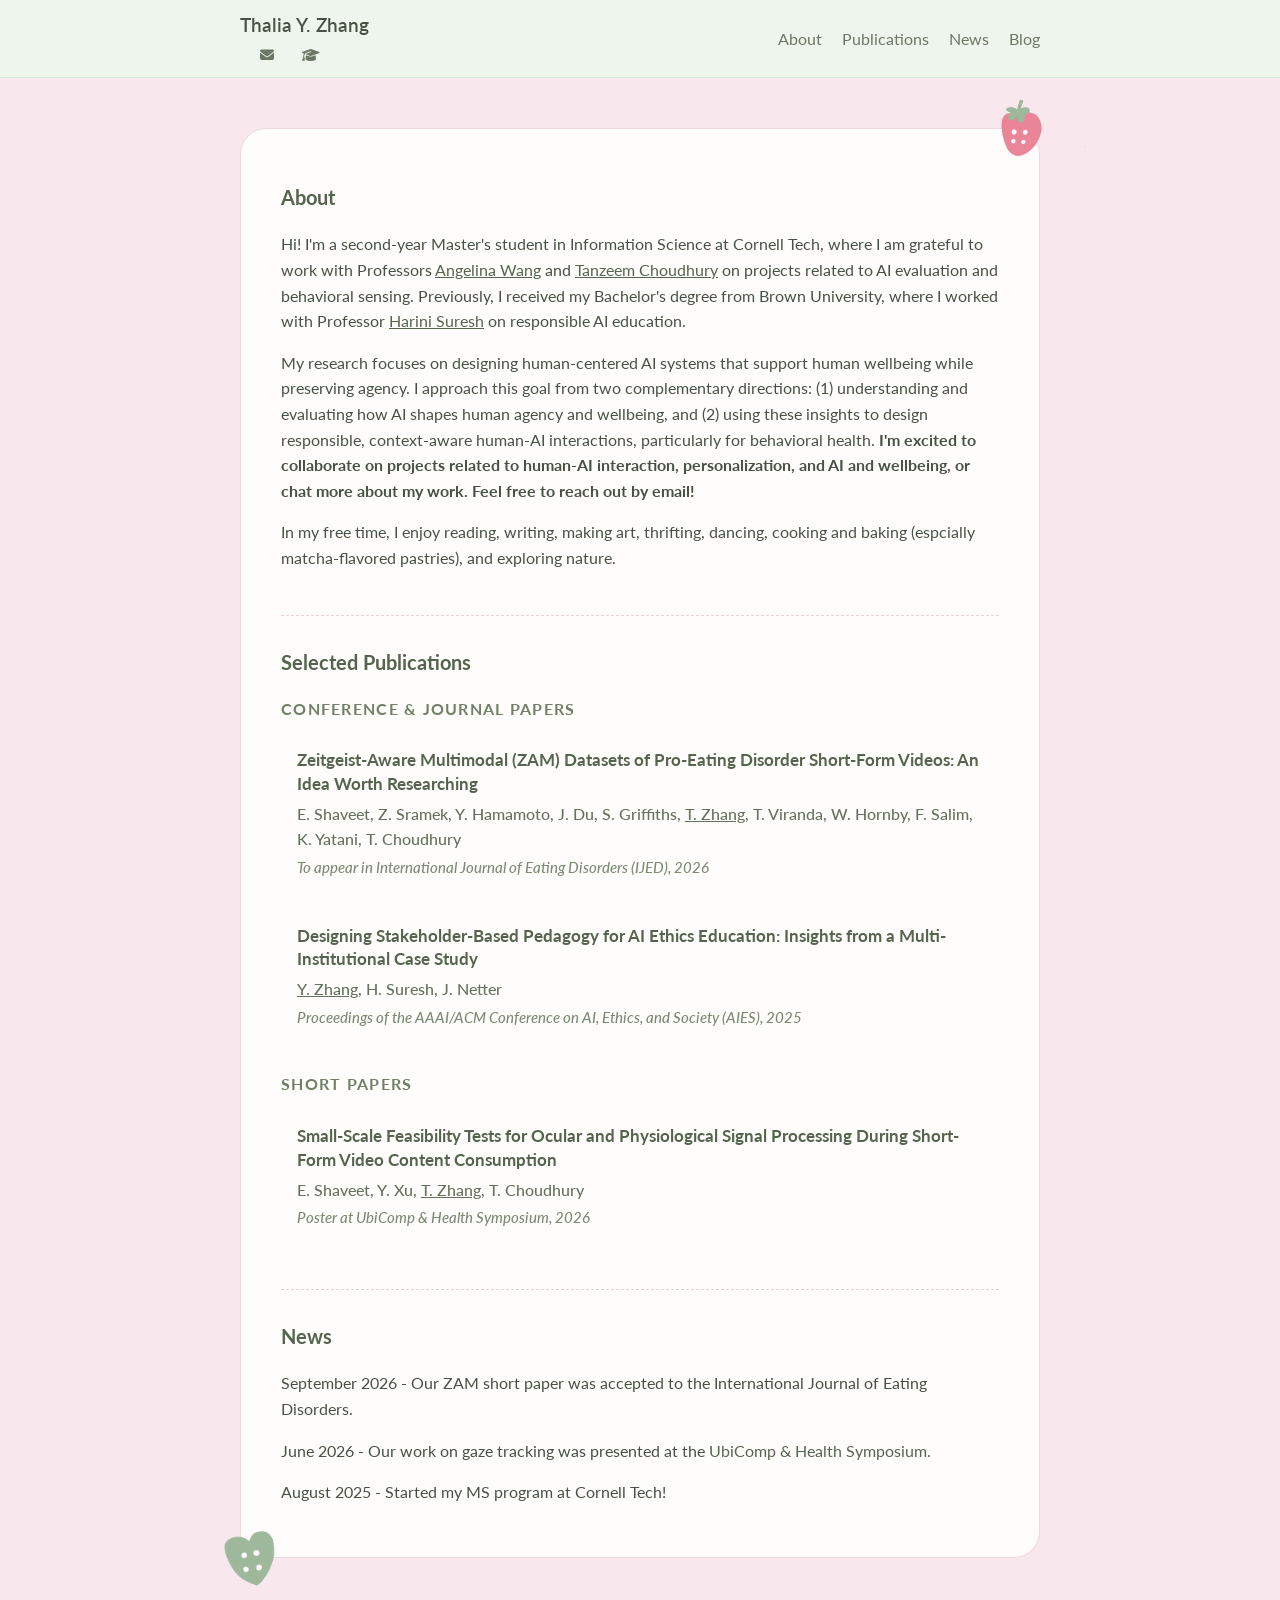
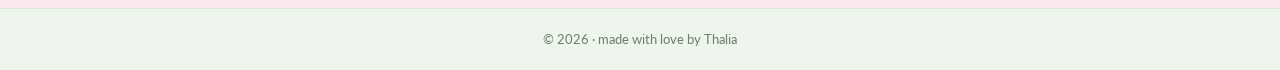
<file: index.html>
<!DOCTYPE html>
<html lang="en">
<head>
  <meta charset="UTF-8">
  <title>Thalia Z.'s personal website</title>
  <meta name="robots" content="noindex, nofollow">
  <link rel="stylesheet" href="styles.css">
  <link rel="stylesheet" href="https://cdnjs.cloudflare.com/ajax/libs/font-awesome/6.5.0/css/all.min.css">
  <link rel="preconnect" href="https://fonts.googleapis.com">
  <link rel="preconnect" href="https://fonts.gstatic.com" crossorigin>
  <link href="https://fonts.googleapis.com/css2?family=Lato:wght@300;400;500;700&display=swap" rel="stylesheet">
</head>

<body>
  <header class="site-header">
  <div class="container">
    <nav>
      <div class="nav-left">
        <span class="name">Thalia Y. Zhang</span>
        <div class="icon-links">
          <a href="mailto:yz3474@cornell.edu" title="email">
            <i class="fa-solid fa-envelope"></i>
          </a>
          <a href="https://scholar.google.com/citations?hl=en&user=1CIn4s4AAAAJ" title="google scholar">
            <i class="fa-solid fa-graduation-cap"></i>
          </a>
        </div>
      </div>

      <div class="nav-right">
        <a href="#about">About</a>
        <a href="#publications">Publications</a>
        <a href="#news">News</a>
        <a href="blog.html">Blog</a>
      </div>
    </nav>
  </div>
  </header>
    
  <main class="page-content">
  <div class="container">
    <div class="main-card">
      <img src="assets/strawberry.png" class="strawberry">
      <img src="assets/button.png" class="button-deco">
      <section id="about">
        <h2 class="section-title">
          <span class="title-bg">About</span>
        </h2>
        <p>
        Hi! I'm a second-year Master's student in Information Science at Cornell Tech, where I am grateful to work with 
        Professors<a href="https://angelina-wang.github.io/"> <u>Angelina Wang</u></a> 
        and 
        <a href="https://tech.cornell.edu/people/tanzeem-choudhury/"><u>Tanzeem Choudhury</u></a> 
        on projects related to AI evaluation and behavioral sensing. Previously, I received my Bachelor's degree from Brown University, where I worked with Professor<a href="https://harinisuresh.com/"> <u>Harini Suresh</u></a>
        on responsible AI education.
        </p>
        <p>
        My research focuses on designing human-centered AI systems that support human wellbeing while preserving agency. I approach this goal from two complementary directions: (1) understanding and evaluating how AI shapes human agency and wellbeing, and (2) using these insights to design responsible, context-aware human-AI interactions, particularly for behavioral health. <b>I'm excited to collaborate on projects related to human-AI interaction, personalization, and AI and wellbeing, or chat more about my work. Feel free to reach out by email!</b>
        </p>
        <p>
        
        </p>
        <p>
          In my free time, I enjoy reading, writing, making art, thrifting, 
          dancing, cooking and baking (espcially matcha-flavored pastries), and exploring nature. 
        </p>
      </section>

      <section id="publications">
        <h2 class="section-title">
          <span class="title-bg">Selected Publications</span>
        </h2>
        <div class="pub-category">
          <h3 class="pub-subtitle">Conference & Journal Papers</h3>
          <div class="paper">
            <p class="title"><a href="https://arxiv.org/pdf/2604.20119" class="prof-link">Zeitgeist-Aware Multimodal (ZAM) Datasets of Pro-Eating
              Disorder Short-Form Videos: An Idea Worth Researching</a></p>
            <p class="authors">E. Shaveet, Z. Sramek, Y. Hamamoto, J. Du, S. Griffiths, <u>T. Zhang</u>, T. Viranda, W. Hornby, F. Salim, K. Yatani, T. Choudhury</p>
            <p class="venue">To appear in International Journal of Eating Disorders (IJED), 2026</p>
          </div>
          <div class="paper">
            <p class="title"><a href="https://ojs.aaai.org/index.php/AIES/article/view/36759/38897" class="prof-link">Designing Stakeholder-Based Pedagogy for AI Ethics Education: Insights from a Multi-Institutional Case Study</a></p>
            <p class="authors"><u>Y. Zhang</u>, H. Suresh, J. Netter</p>
            <p class="venue">Proceedings of the AAAI/ACM Conference on AI, Ethics, and Society (AIES), 2025</p>
          </div>
        </div>
        <div class="pub-category">
          <h3 class="pub-subtitle">Short Papers</h3>
          <div class="paper">
            <p class="title"><a href="" class="prof-link">Small-Scale Feasibility Tests for Ocular and Physiological Signal Processing During Short-Form Video Content Consumption</a></p>
            <p class="authors">E. Shaveet, Y. Xu, <u>T. Zhang</u>, T. Choudhury</p>
            <p class="venue">Poster at UbiComp & Health Symposium, 2026</p>
          </div>
        </div>
      </section>

      <section id="news">
        <h2 class="section-title">
          <span class="title-bg">News</span>
        </h2>
         <p class="placeholder">September 2026 - Our ZAM short paper was accepted to the International Journal of Eating Disorders.</a></p>
        <p class="placeholder">June 2026 - Our work on gaze tracking was presented at the <a href=https://ubicomp.health/ class="prof-link">UbiComp & Health Symposium.</a></p>
        <p class="placeholder">August 2025 - Started my MS program at Cornell Tech!</p>
      </section>
    </div>
  </div>
   </div>
  </main>

  <footer class="site-footer">
    <div class="container">
      <p>© 2026 · made with love by Thalia</p>
    </div>
  </footer>
</body>
</html>
</file>
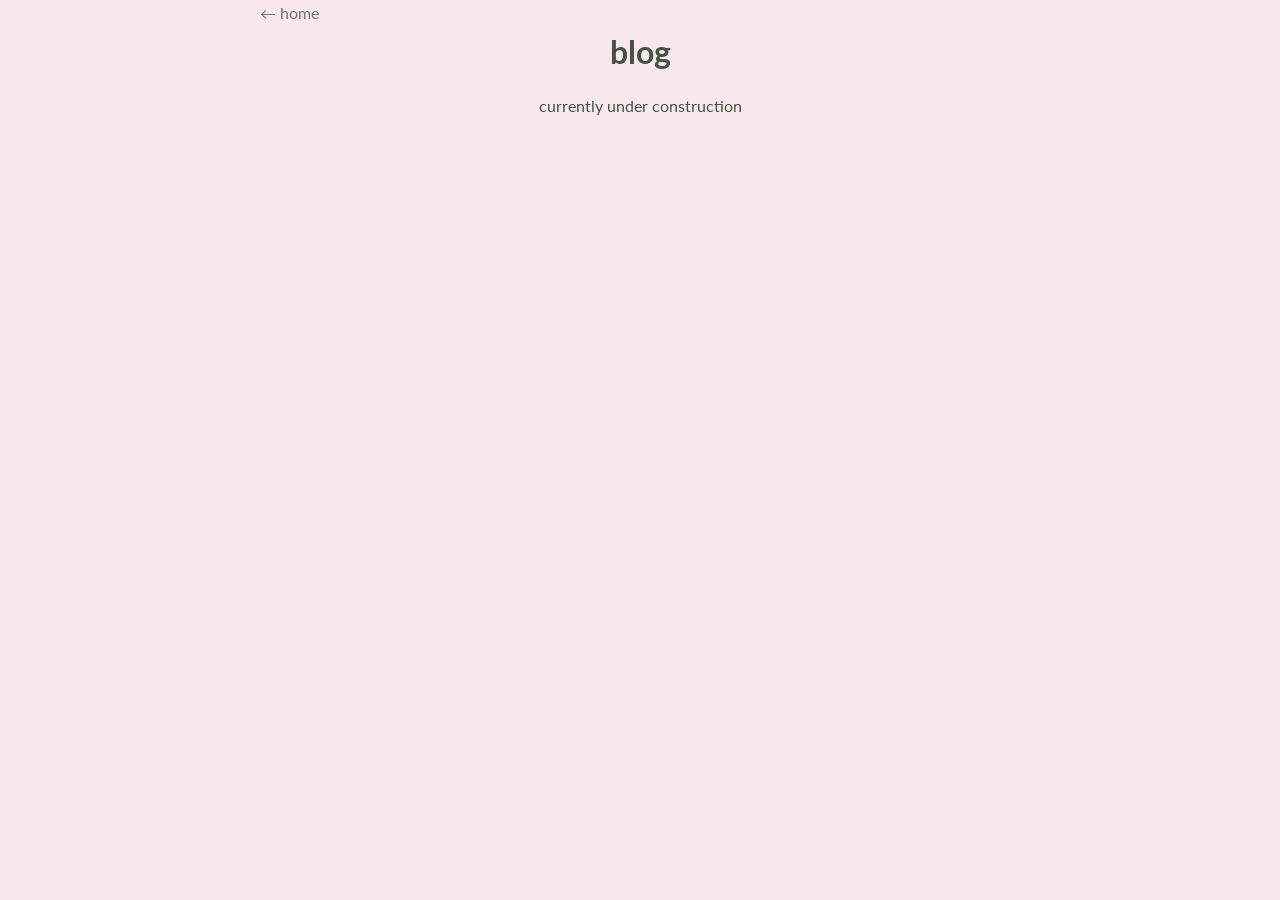
<file: blog.html>
<!DOCTYPE html>
<html lang="en">
<head>
  <meta charset="UTF-8">
  <title>Blog</title>
  <meta name="robots" content="noindex, nofollow">
  <link rel="stylesheet" href="styles.css">
  <link rel="preconnect" href="https://fonts.googleapis.com">
  <link rel="preconnect" href="https://fonts.gstatic.com" crossorigin>
  <link href="https://fonts.googleapis.com/css2?family=Lato:wght@300;400;500;700&display=swap" rel="stylesheet">
</head>
<body>
  <div class="container">
    <nav>
      <a href="index.html">← home</a>
    </nav>
    <section class="hero">
      <h1>blog</h1>
      <p>
        currently under construction
      </p>
    </section>
  </div>
</body>
</html>
</file>
<file: styles.css>
body,
h1 {
  margin: 0;
  font-family: "Lato", sans-serif;
  line-height: 1.6;
  background-color: #f8e7ed;
  color: #465243;
}

.container {
  max-width: 800px;
  margin: auto;
  padding-left: 20px;
  padding-right: 20px;
}

.site-header {
  background: #eef5ec;
  border-bottom: 1px solid #dbe8d6;
  padding: 10px 0;
}

.site-header nav {
  display: flex;
  justify-content: space-between;
  align-items: center;
  font-size: 16px;
}

.nav-left {
  display: flex;
  flex-direction: column;
  align-items: flex-start;
  gap: 4px;
}

.name {
  font-size: 19px;
  font-weight: 600;
  color: #465243;
}

.header-icons {
  display: flex;
  align-items: center;
  gap: 10px;
}

.header-icons a {
  color: #6b7b65;
  font-size: 17px;
  line-height: 1;
  text-decoration: none;
  transition: 0.2s ease;
}

.header-icons a:hover {
  color: #c67a8b;
  transform: translateY(-1px);
}

.nav-right {
  display: flex;
  align-items: center;
}

.nav-right a {
  color: #6c7866;
  margin-left: 20px;
  text-decoration: none;
  transition: 0.2s ease;
}

.nav-right a:hover {
  color: #c67a8b;
}

.site-footer {
  background: #eef5ec;
  border-top: 1px solid #dbe8d6;
  padding: 20px 0;
  margin-top: 30px;
}

.site-footer .container {
  padding: 0 20px;
}

.site-footer p {
  margin: 0;
  text-align: center;
  font-size: 13px;
  color: #6f7d69;
}

a {
  color: #55644f;
  text-decoration: none;
  transition: 0.2s ease;
}

a:hover {
  color: #c67a8b;
}

nav {
  display: flex;
  justify-content: space-between;
  align-items: center;
  font-size: 16px;
}

nav a {
  color: #6c7866;
  margin-left: 20px;
}

nav a:hover {
  color: #c67a8b;
}

.icon-links {
  display: flex;
  gap: 8px;
  margin: 0;
}

.icon-links a {
  font-size: 14px;
  color: #6c7866;
  transition: 0.2s ease;
}

.icon-links a:hover {
  color: #c67a8b;
}

.hero {
  text-align: center;
  margin-bottom: 80px;
}

.hero h1 {
  font-size: 32px;
  color: #465243;
}

.subtitle {
  color: #80907b;
  margin-top: 10px;
}

.buttons {
  margin-top: 20px;
}

.btn {
  display: inline-block;
  background-color: #dce6d5;
  padding: 10px 16px;
  border-radius: 20px;
  margin: 8px;
  color: #465243;
  font-size: 14px;
  transition: 0.2s ease;
}

.btn:hover {
  background-color: #ebcdd5;
}

section {
  margin-bottom: 60px;
}

h2 {
  font-size: 20px;
  margin-bottom: 10px;
  color: #55644f;
}

.main-card {
  background: #fffdfc;
  border: 1.5px solid #f1d7df;
  border-radius: 26px;
  padding: 36px 40px;
  margin-top: 50px;
  margin-bottom: 50px;
  position: relative;
}

.strawberry {
  position: absolute;
  top: -60px;
  right: -70px;
  width: 150px;
  opacity: 0.95;
}

.button-deco {
  position: absolute;
  bottom: -60px;
  left: -40px;
  width: 100px;
  opacity: 0.95;
}

.main-card section {
  margin-bottom: 30px;
}

.main-card section:last-child {
  margin-bottom: 0;
}

.main-card section:not(:last-child) {
  border-bottom: 1px dashed #efcfd8;
  padding-bottom: 28px;
}

.section-title {
  margin-bottom: 18px;
}

.pub-category {
  margin-top: 28px;
}

.pub-category:first-of-type {
  margin-top: 10px;
}

.pub-subtitle {
  margin: 0 0 14px;
  font-size: 16px;
  font-weight: 700;
  letter-spacing: 0.08em;
  text-transform: uppercase;
  color: #6f8268;
}

.paper {
  margin-bottom: 18px;
  padding: 14px 16px;
  border-radius: 14px;
}

.paper .title {
  margin: 0 0 5px;
  font-size: 16.5px;
  font-weight: 700;
  line-height: 1.45;
  color: #3f4b3c;
}

.paper .authors {
  margin: 0 0 3px;
  color: #64725f;
  font-size: 15.5px;
  font-weight: 500;
}

.paper .venue {
  margin: 0;
  color: #7a8b73;
  font-size: 15px;
  font-style: italic;
  font-weight: 500;
}
</file>
